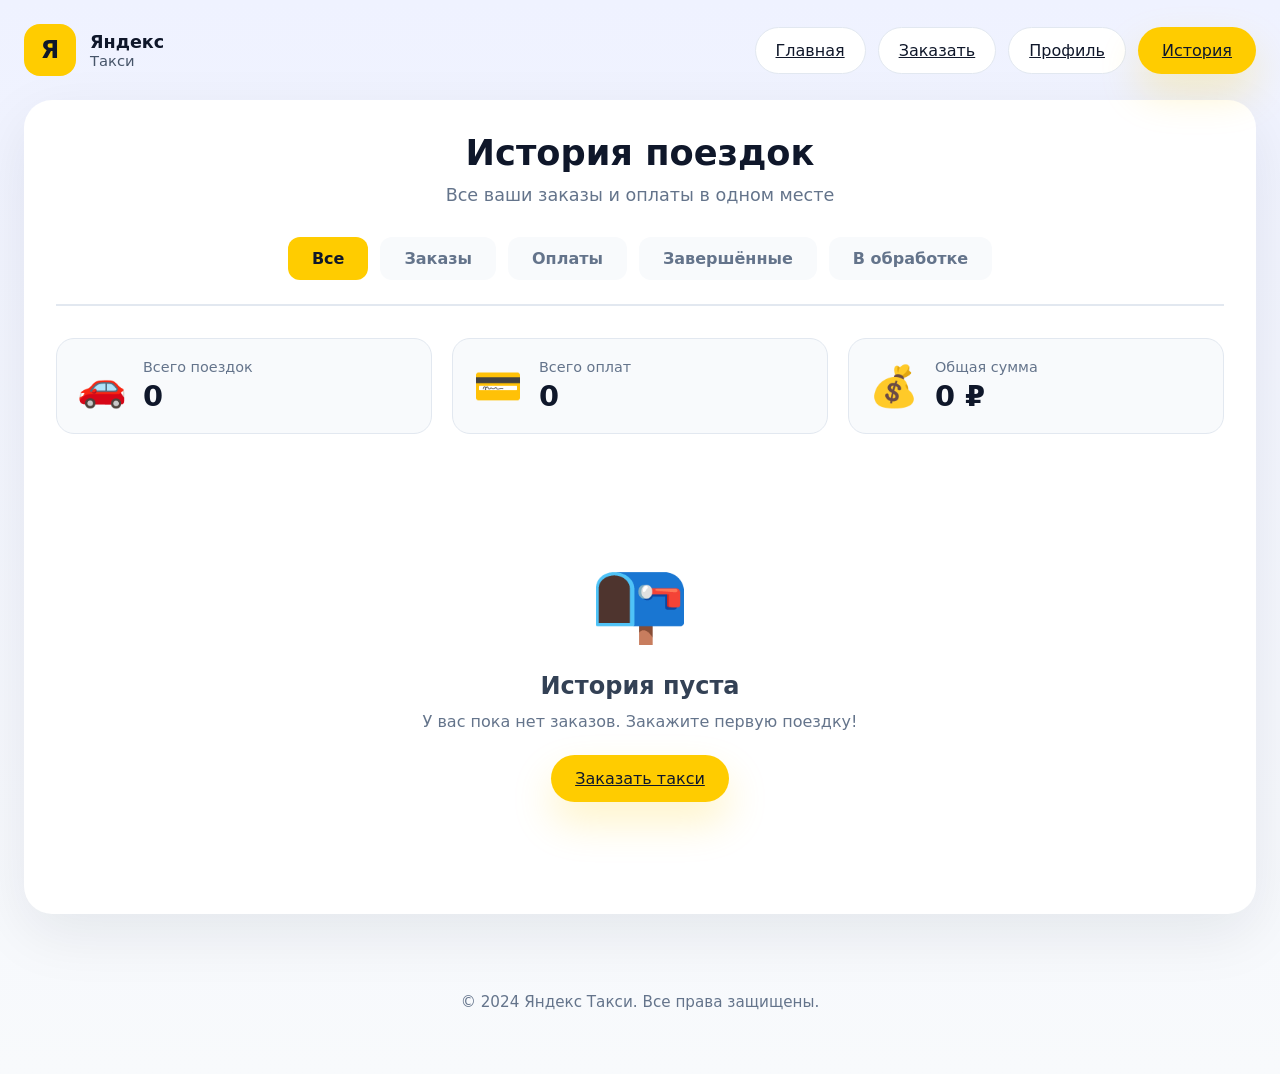
<file: history.html>
<!DOCTYPE html>
<html lang="ru">
<head>
  <meta charset="UTF-8" />
  <meta name="viewport" content="width=device-width, initial-scale=1.0" />
  <title>История - Яндекс Такси</title>
  <link rel="stylesheet" href="styles.css" />
</head>
<body>
  <div class="app-shell">
    <header class="app-header">
      <div class="brand-block">
        <div class="brand-mark">Я</div>
        <div>
          <div class="brand-title">Яндекс</div>
          <div class="brand-subtitle">Такси</div>
        </div>
      </div>
      <nav class="header-nav">
        <a href="home.html" class="btn btn-secondary">Главная</a>
        <a href="index.html" class="btn btn-secondary">Заказать</a>
        <a href="profile.html" class="btn btn-secondary">Профиль</a>
        <a href="history.html" class="btn btn-primary">История</a>
      </nav>
    </header>

    <main class="app-main history-main">
      <section class="history-page-section">
        <div class="history-page-header">
          <h1>История поездок</h1>
          <p class="history-page-subtitle">Все ваши заказы и оплаты в одном месте</p>
        </div>

        <div class="history-filter-tabs">
          <button class="history-filter-tab selected" data-filter="all">Все</button>
          <button class="history-filter-tab" data-filter="orders">Заказы</button>
          <button class="history-filter-tab" data-filter="payments">Оплаты</button>
          <button class="history-filter-tab" data-filter="completed">Завершённые</button>
          <button class="history-filter-tab" data-filter="pending">В обработке</button>
        </div>

        <div class="history-summary">
          <div class="summary-card">
            <span class="summary-icon">🚗</span>
            <div class="summary-info">
              <span class="summary-label">Всего поездок</span>
              <span class="summary-value" id="totalOrders">0</span>
            </div>
          </div>
          <div class="summary-card">
            <span class="summary-icon">💳</span>
            <div class="summary-info">
              <span class="summary-label">Всего оплат</span>
              <span class="summary-value" id="totalPayments">0</span>
            </div>
          </div>
          <div class="summary-card">
            <span class="summary-icon">💰</span>
            <div class="summary-info">
              <span class="summary-label">Общая сумма</span>
              <span class="summary-value" id="totalAmount">0 ₽</span>
            </div>
          </div>
        </div>

        <div class="history-timeline" id="historyTimeline">
          <!-- История будет загружена здесь -->
        </div>

        <div class="history-empty hidden" id="historyEmpty">
          <div class="empty-illustration">📭</div>
          <h3>История пуста</h3>
          <p>У вас пока нет заказов. Закажите первую поездку!</p>
          <a href="index.html" class="btn btn-primary">Заказать такси</a>
        </div>
      </section>
    </main>

    <footer class="app-footer">
      <p>&copy; 2024 Яндекс Такси. Все права защищены.</p>
    </footer>
  </div>

  <div class="modal hidden" id="orderDetailsModal" aria-hidden="true">
    <div class="modal__backdrop" id="detailsBackdrop"></div>
    <div class="modal__panel modal__panel--large">
      <button class="modal__close" id="closeDetails">×</button>
      <h2 id="detailsTitle">Детали заказа</h2>
      <div class="details-content" id="detailsContent">
        <!-- Детали будут загружены здесь -->
      </div>
    </div>
  </div>

  <script src="history.js"></script>
</body>
</html>
</file>
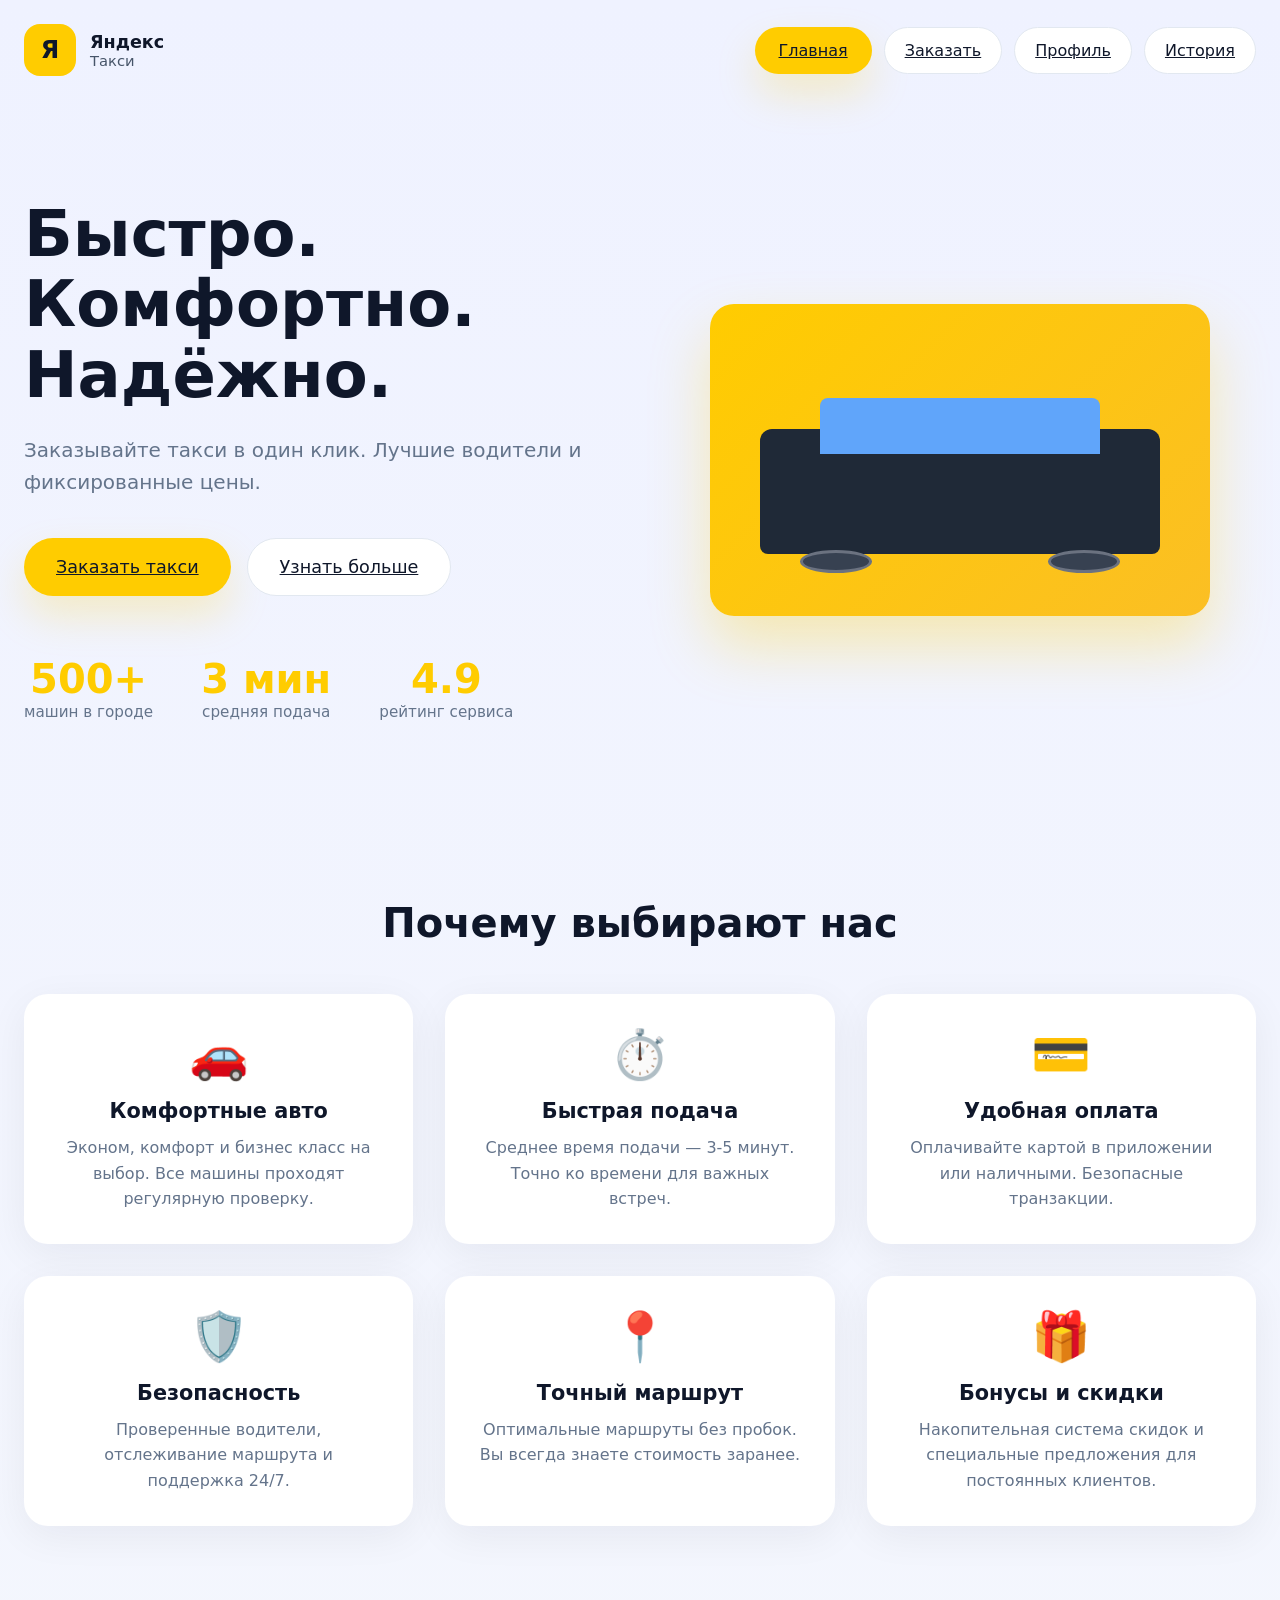
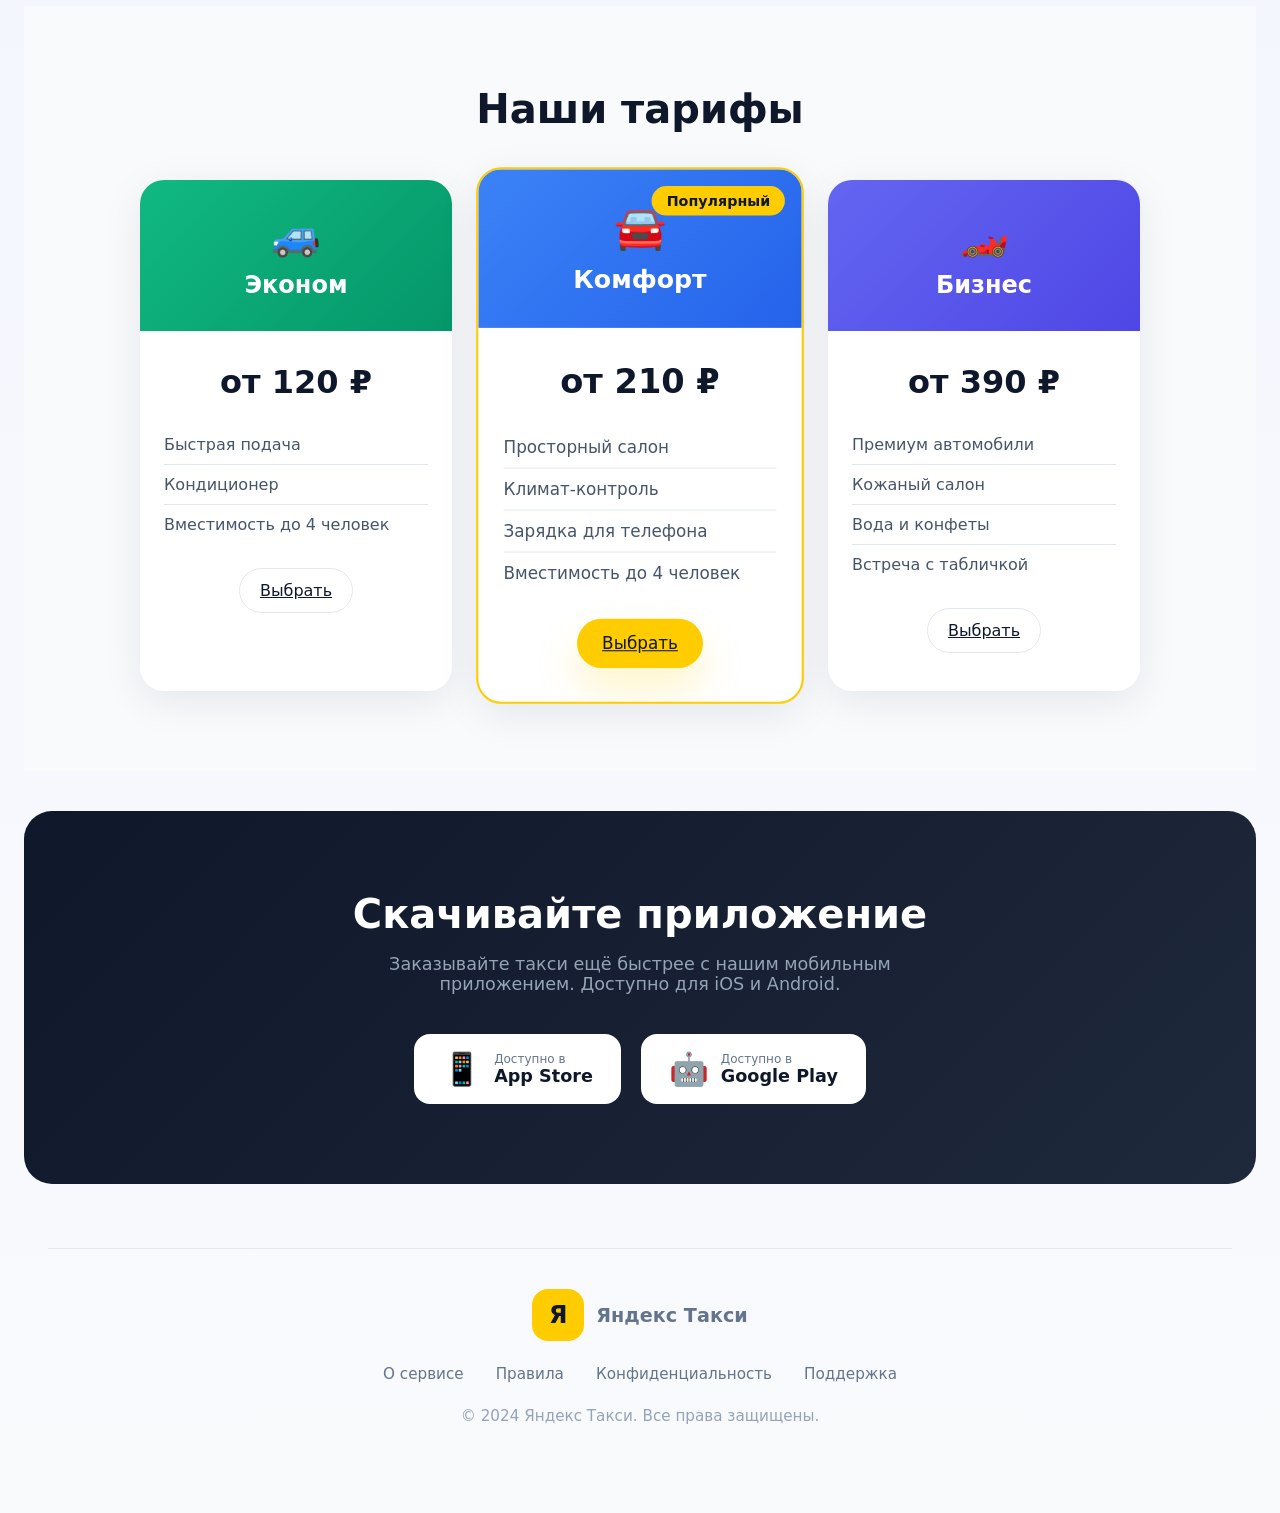
<file: home.html>
<!DOCTYPE html>
<html lang="ru">
<head>
  <meta charset="UTF-8" />
  <meta name="viewport" content="width=device-width, initial-scale=1.0" />
  <title>Яндекс Такси - Главная</title>
  <link rel="stylesheet" href="styles.css" />
</head>
<body>
  <div class="app-shell">
    <header class="app-header">
      <div class="brand-block">
        <div class="brand-mark">Я</div>
        <div>
          <div class="brand-title">Яндекс</div>
          <div class="brand-subtitle">Такси</div>
        </div>
      </div>
      <nav class="header-nav">
        <a href="home.html" class="btn btn-primary">Главная</a>
        <a href="index.html" class="btn btn-secondary">Заказать</a>
        <a href="profile.html" class="btn btn-secondary">Профиль</a>
        <a href="history.html" class="btn btn-secondary">История</a>
      </nav>
    </header>

    <main class="hero-section">
      <div class="hero-content">
        <h1>Быстро. Комфортно. Надёжно.</h1>
        <p class="hero-subtitle">Заказывайте такси в один клик. Лучшие водители и фиксированные цены.</p>
        <div class="hero-buttons">
          <a href="index.html" class="btn btn-primary btn-large">Заказать такси</a>
          <a href="#features" class="btn btn-secondary btn-large">Узнать больше</a>
        </div>
        
        <div class="hero-stats">
          <div class="stat-item">
            <span class="stat-number">500+</span>
            <span class="stat-label">машин в городе</span>
          </div>
          <div class="stat-item">
            <span class="stat-number">3 мин</span>
            <span class="stat-label">средняя подача</span>
          </div>
          <div class="stat-item">
            <span class="stat-number">4.9</span>
            <span class="stat-label">рейтинг сервиса</span>
          </div>
        </div>
      </div>
      
      <div class="hero-image">
        <div class="car-illustration">
          <div class="car-body">
            <div class="car-window"></div>
            <div class="car-wheel front"></div>
            <div class="car-wheel back"></div>
          </div>
        </div>
      </div>
    </main>

    <section id="features" class="features-section">
      <h2>Почему выбирают нас</h2>
      <div class="features-grid">
        <div class="feature-card">
          <div class="feature-icon">🚗</div>
          <h3>Комфортные авто</h3>
          <p>Эконом, комфорт и бизнес класс на выбор. Все машины проходят регулярную проверку.</p>
        </div>
        <div class="feature-card">
          <div class="feature-icon">⏱️</div>
          <h3>Быстрая подача</h3>
          <p>Среднее время подачи — 3-5 минут. Точно ко времени для важных встреч.</p>
        </div>
        <div class="feature-card">
          <div class="feature-icon">💳</div>
          <h3>Удобная оплата</h3>
          <p>Оплачивайте картой в приложении или наличными. Безопасные транзакции.</p>
        </div>
        <div class="feature-card">
          <div class="feature-icon">🛡️</div>
          <h3>Безопасность</h3>
          <p>Проверенные водители, отслеживание маршрута и поддержка 24/7.</p>
        </div>
        <div class="feature-card">
          <div class="feature-icon">📍</div>
          <h3>Точный маршрут</h3>
          <p>Оптимальные маршруты без пробок. Вы всегда знаете стоимость заранее.</p>
        </div>
        <div class="feature-card">
          <div class="feature-icon">🎁</div>
          <h3>Бонусы и скидки</h3>
          <p>Накопительная система скидок и специальные предложения для постоянных клиентов.</p>
        </div>
      </div>
    </section>

    <section class="tariffs-section">
      <h2>Наши тарифы</h2>
      <div class="tariffs-grid">
        <div class="tariff-card">
          <div class="tariff-header tariff-econom">
            <span class="tariff-icon">🚙</span>
            <h3>Эконом</h3>
          </div>
          <div class="tariff-body">
            <p class="tariff-price">от 120 ₽</p>
            <ul class="tariff-features">
              <li>Быстрая подача</li>
              <li>Кондиционер</li>
              <li>Вместимость до 4 человек</li>
            </ul>
            <a href="index.html" class="btn btn-secondary">Выбрать</a>
          </div>
        </div>
        
        <div class="tariff-card tariff-popular">
          <div class="popular-badge">Популярный</div>
          <div class="tariff-header tariff-comfort">
            <span class="tariff-icon">🚘</span>
            <h3>Комфорт</h3>
          </div>
          <div class="tariff-body">
            <p class="tariff-price">от 210 ₽</p>
            <ul class="tariff-features">
              <li>Просторный салон</li>
              <li>Климат-контроль</li>
              <li>Зарядка для телефона</li>
              <li>Вместимость до 4 человек</li>
            </ul>
            <a href="index.html" class="btn btn-primary">Выбрать</a>
          </div>
        </div>
        
        <div class="tariff-card">
          <div class="tariff-header tariff-business">
            <span class="tariff-icon">🏎️</span>
            <h3>Бизнес</h3>
          </div>
          <div class="tariff-body">
            <p class="tariff-price">от 390 ₽</p>
            <ul class="tariff-features">
              <li>Премиум автомобили</li>
              <li>Кожаный салон</li>
              <li>Вода и конфеты</li>
              <li>Встреча с табличкой</li>
            </ul>
            <a href="index.html" class="btn btn-secondary">Выбрать</a>
          </div>
        </div>
      </div>
    </section>

    <section class="app-section">
      <div class="app-content">
        <h2>Скачивайте приложение</h2>
        <p>Заказывайте такси ещё быстрее с нашим мобильным приложением. Доступно для iOS и Android.</p>
        <div class="app-buttons">
          <button class="app-btn">
            <span class="app-btn-icon">📱</span>
            <div class="app-btn-text">
              <small>Доступно в</small>
              <strong>App Store</strong>
            </div>
          </button>
          <button class="app-btn">
            <span class="app-btn-icon">🤖</span>
            <div class="app-btn-text">
              <small>Доступно в</small>
              <strong>Google Play</strong>
            </div>
          </button>
        </div>
      </div>
    </section>

    <footer class="app-footer">
      <div class="footer-content">
        <div class="footer-brand">
          <div class="brand-mark">Я</div>
          <span>Яндекс Такси</span>
        </div>
        <div class="footer-links">
          <a href="#">О сервисе</a>
          <a href="#">Правила</a>
          <a href="#">Конфиденциальность</a>
          <a href="#">Поддержка</a>
        </div>
        <p class="footer-copyright">&copy; 2024 Яндекс Такси. Все права защищены.</p>
      </div>
    </footer>
  </div>

  <style>
    .hero-section {
      display: grid;
      grid-template-columns: 1fr 1fr;
      gap: 48px;
      align-items: center;
      padding: 60px 0;
      min-height: 80vh;
    }

    .hero-content h1 {
      font-size: clamp(2.5rem, 5vw, 4rem);
      margin: 0 0 24px;
      line-height: 1.1;
    }

    .hero-subtitle {
      font-size: 1.25rem;
      color: #64748b;
      margin-bottom: 40px;
      line-height: 1.6;
    }

    .hero-buttons {
      display: flex;
      gap: 16px;
      flex-wrap: wrap;
      margin-bottom: 60px;
    }

    .btn-large {
      padding: 18px 32px;
      font-size: 1.1rem;
    }

    .hero-stats {
      display: flex;
      gap: 48px;
    }

    .stat-item {
      text-align: center;
    }

    .stat-number {
      display: block;
      font-size: 2.5rem;
      font-weight: 700;
      color: #ffcc00;
    }

    .stat-label {
      color: #64748b;
      font-size: 0.95rem;
    }

    .hero-image {
      display: flex;
      justify-content: center;
      align-items: center;
    }

    .car-illustration {
      width: 100%;
      max-width: 500px;
      aspect-ratio: 16/10;
      background: linear-gradient(135deg, #ffcc00 0%, #fbbf24 100%);
      border-radius: 24px;
      position: relative;
      box-shadow: 0 30px 60px rgba(255, 204, 0, 0.3);
    }

    .car-body {
      position: absolute;
      bottom: 20%;
      left: 50%;
      transform: translateX(-50%);
      width: 80%;
      height: 40%;
      background: #1f2937;
      border-radius: 12px 12px 8px 8px;
    }

    .car-window {
      position: absolute;
      top: -25%;
      left: 15%;
      width: 70%;
      height: 45%;
      background: #60a5fa;
      border-radius: 8px 8px 0 0;
    }

    .car-wheel {
      position: absolute;
      bottom: -15%;
      width: 18%;
      height: 18%;
      background: #374151;
      border-radius: 50%;
      border: 3px solid #6b7280;
    }

    .car-wheel.front {
      left: 10%;
    }

    .car-wheel.back {
      right: 10%;
    }

    .features-section {
      padding: 80px 0;
      text-align: center;
    }

    .features-section h2,
    .tariffs-section h2 {
      font-size: 2.5rem;
      margin: 0 0 48px;
    }

    .features-grid {
      display: grid;
      grid-template-columns: repeat(auto-fit, minmax(300px, 1fr));
      gap: 32px;
    }

    .feature-card {
      background: #ffffff;
      padding: 32px;
      border-radius: 24px;
      box-shadow: 0 10px 40px rgba(15, 23, 42, 0.06);
      transition: transform 0.3s ease;
    }

    .feature-card:hover {
      transform: translateY(-8px);
    }

    .feature-icon {
      font-size: 3rem;
      margin-bottom: 16px;
    }

    .feature-card h3 {
      margin: 0 0 12px;
      font-size: 1.3rem;
    }

    .feature-card p {
      color: #64748b;
      line-height: 1.6;
      margin: 0;
    }

    .tariffs-section {
      padding: 80px 0;
      background: #f8fafc;
      text-align: center;
    }

    .tariffs-grid {
      display: grid;
      grid-template-columns: repeat(auto-fit, minmax(280px, 1fr));
      gap: 32px;
      max-width: 1000px;
      margin: 0 auto;
    }

    .tariff-card {
      background: #ffffff;
      border-radius: 24px;
      overflow: hidden;
      box-shadow: 0 10px 40px rgba(15, 23, 42, 0.08);
      position: relative;
    }

    .tariff-popular {
      transform: scale(1.05);
      border: 2px solid #ffcc00;
    }

    .popular-badge {
      position: absolute;
      top: 16px;
      right: 16px;
      background: #ffcc00;
      color: #0f172a;
      padding: 6px 14px;
      border-radius: 999px;
      font-size: 0.85rem;
      font-weight: 700;
    }

    .tariff-header {
      padding: 32px 24px;
      color: #ffffff;
    }

    .tariff-econom {
      background: linear-gradient(135deg, #10b981 0%, #059669 100%);
    }

    .tariff-comfort {
      background: linear-gradient(135deg, #3b82f6 0%, #2563eb 100%);
    }

    .tariff-business {
      background: linear-gradient(135deg, #6366f1 0%, #4f46e5 100%);
    }

    .tariff-icon {
      font-size: 2.5rem;
      display: block;
      margin-bottom: 12px;
    }

    .tariff-header h3 {
      margin: 0;
      font-size: 1.5rem;
    }

    .tariff-body {
      padding: 32px 24px;
    }

    .tariff-price {
      font-size: 2rem;
      font-weight: 700;
      color: #0f172a;
      margin: 0 0 24px;
    }

    .tariff-features {
      list-style: none;
      padding: 0;
      margin: 0 0 24px;
      text-align: left;
    }

    .tariff-features li {
      padding: 10px 0;
      border-bottom: 1px solid #e2e8f0;
      color: #475569;
    }

    .tariff-features li:last-child {
      border-bottom: none;
    }

    .app-section {
      padding: 80px 24px;
      background: linear-gradient(135deg, #0f172a 0%, #1e293b 100%);
      border-radius: 28px;
      margin: 40px 0;
      text-align: center;
      color: #ffffff;
    }

    .app-section h2 {
      font-size: 2.5rem;
      margin: 0 0 16px;
    }

    .app-section p {
      font-size: 1.1rem;
      color: #94a3b8;
      margin-bottom: 40px;
      max-width: 600px;
      margin-left: auto;
      margin-right: auto;
    }

    .app-buttons {
      display: flex;
      justify-content: center;
      gap: 20px;
      flex-wrap: wrap;
    }

    .app-btn {
      display: flex;
      align-items: center;
      gap: 12px;
      padding: 16px 28px;
      background: #ffffff;
      color: #0f172a;
      border: none;
      border-radius: 16px;
      cursor: pointer;
      transition: transform 0.2s ease;
    }

    .app-btn:hover {
      transform: translateY(-3px);
    }

    .app-btn-icon {
      font-size: 2rem;
    }

    .app-btn-text {
      text-align: left;
    }

    .app-btn-text small {
      display: block;
      font-size: 0.75rem;
      color: #64748b;
    }

    .app-btn-text strong {
      font-size: 1.1rem;
    }

    .footer-content {
      display: flex;
      flex-direction: column;
      align-items: center;
      gap: 24px;
      padding: 40px 0;
      border-top: 1px solid #e2e8f0;
    }

    .footer-brand {
      display: flex;
      align-items: center;
      gap: 12px;
      font-size: 1.2rem;
      font-weight: 700;
    }

    .footer-links {
      display: flex;
      gap: 32px;
      flex-wrap: wrap;
      justify-content: center;
    }

    .footer-links a {
      color: #64748b;
      text-decoration: none;
      transition: color 0.2s ease;
    }

    .footer-links a:hover {
      color: #0f172a;
    }

    .footer-copyright {
      color: #94a3b8;
      margin: 0;
    }

    @media (max-width: 960px) {
      .hero-section {
        grid-template-columns: 1fr;
        text-align: center;
      }

      .hero-stats {
        justify-content: center;
      }

      .hero-buttons {
        justify-content: center;
      }

      .hero-image {
        order: -1;
      }

      .tariff-popular {
        transform: none;
      }
    }

    @media (max-width: 640px) {
      .hero-stats {
        flex-direction: column;
        gap: 24px;
      }

      .features-grid,
      .tariffs-grid {
        grid-template-columns: 1fr;
      }
    }
  </style>
</body>
</html>
</file>
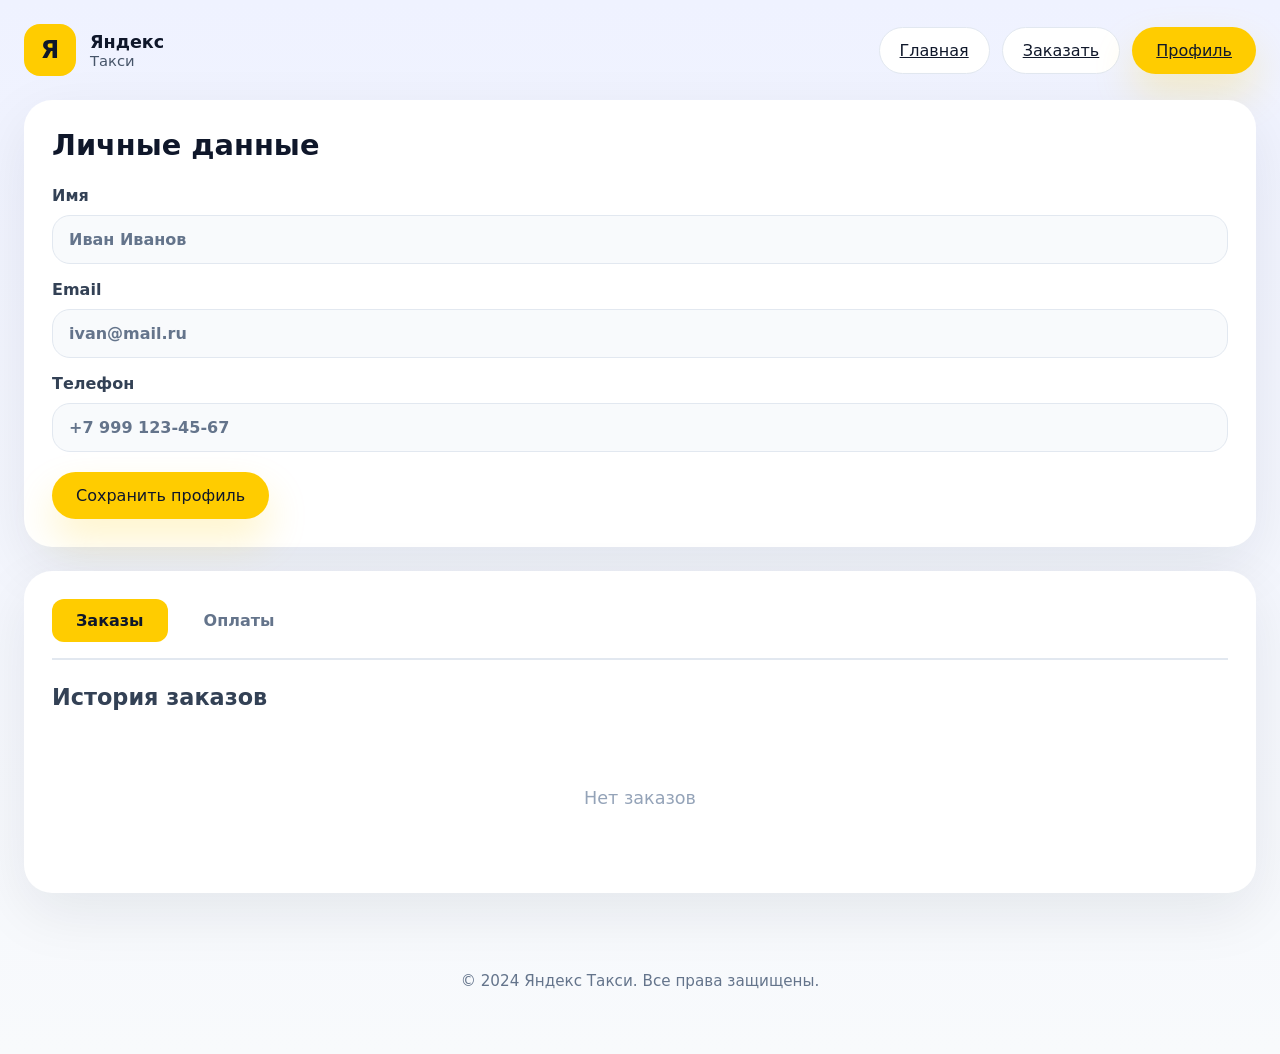
<file: profile.html>
<!DOCTYPE html>
<html lang="ru">
<head>
  <meta charset="UTF-8" />
  <meta name="viewport" content="width=device-width, initial-scale=1.0" />
  <title>Профиль - Яндекс Такси</title>
  <link rel="stylesheet" href="styles.css" />
</head>
<body>
  <div class="app-shell">
    <header class="app-header">
      <div class="brand-block">
        <div class="brand-mark">Я</div>
        <div>
          <div class="brand-title">Яндекс</div>
          <div class="brand-subtitle">Такси</div>
        </div>
      </div>
      <nav class="header-nav">
        <a href="home.html" class="btn btn-secondary">Главная</a>
        <a href="index.html" class="btn btn-secondary">Заказать</a>
        <a href="profile.html" class="btn btn-primary">Профиль</a>
      </nav>
    </header>

    <main class="app-main profile-main">
      <section class="profile-section">
        <div class="profile-card-full">
          <h2>Личные данные</h2>
          <div class="input-grid">
            <label>Имя
              <input type="text" id="profileName" placeholder="Иван Иванов" />
            </label>
            <label>Email
              <input type="email" id="profileEmail" placeholder="ivan@mail.ru" />
            </label>
            <label>Телефон
              <input type="tel" id="profilePhone" placeholder="+7 999 123-45-67" />
            </label>
          </div>
          <button class="btn btn-primary" id="saveProfile">Сохранить профиль</button>
        </div>
      </section>

      <section class="history-section">
        <div class="history-tabs">
          <button class="history-tab selected" data-tab="orders">Заказы</button>
          <button class="history-tab" data-tab="payments">Оплаты</button>
        </div>

        <div class="history-content" id="ordersTab">
          <h3>История заказов</h3>
          <div class="history-list" id="orderHistoryList">
            <p class="empty-message">Нет заказов</p>
          </div>
        </div>

        <div class="history-content hidden" id="paymentsTab">
          <h3>История оплат</h3>
          <div class="history-list" id="paymentHistoryList">
            <p class="empty-message">Нет оплат</p>
          </div>
        </div>
      </section>
    </main>

    <footer class="app-footer">
      <p>&copy; 2024 Яндекс Такси. Все права защищены.</p>
    </footer>
  </div>

  <script src="profile.js"></script>
</body>
</html>
</file>
<file: styles.css>
:root {
  color-scheme: light;
  font-family: 'Inter', system-ui, -apple-system, BlinkMacSystemFont, 'Segoe UI', sans-serif;
  background: #f3f4f6;
  color: #0f172a;
}

* {
  box-sizing: border-box;
}

body {
  margin: 0;
  min-height: 100vh;
  background: linear-gradient(180deg, #eff2ff 0%, #f8fafc 100%);
}

button,
input,
select,
textarea {
  font: inherit;
}

.app-shell {
  max-width: 1320px;
  margin: 0 auto;
  padding: 24px;
}

.app-header {
  display: flex;
  align-items: center;
  justify-content: space-between;
  gap: 16px;
  margin-bottom: 24px;
}

.brand-block {
  display: flex;
  align-items: center;
  gap: 14px;
}

.brand-mark {
  display: grid;
  place-items: center;
  width: 52px;
  height: 52px;
  border-radius: 16px;
  background: #ffcc00;
  color: #0f172a;
  font-weight: 700;
  font-size: 1.5rem;
}

.brand-title {
  font-size: 1.1rem;
  font-weight: 700;
}

.brand-subtitle {
  color: #475569;
  font-size: 0.92rem;
}

.btn {
  display: inline-flex;
  align-items: center;
  justify-content: center;
  gap: 10px;
  border: none;
  border-radius: 999px;
  cursor: pointer;
  transition: transform 0.18s ease, box-shadow 0.18s ease, opacity 0.18s ease;
}

.btn:hover {
  transform: translateY(-1px);
}

.btn-primary {
  padding: 14px 24px;
  background: #ffcc00;
  color: #0f172a;
  box-shadow: 0 20px 40px rgba(255, 204, 0, 0.22);
}

.btn-secondary {
  padding: 12px 20px;
  color: #0f172a;
  background: #ffffff;
  border: 1px solid #e2e8f0;
}

.app-main {
  display: grid;
  grid-template-columns: minmax(320px, 520px) minmax(360px, 1fr);
  gap: 24px;
  align-items: start;
}

.booking-card,
.map-card,
.order-card {
  background: #ffffff;
  border-radius: 28px;
  box-shadow: 0 20px 60px rgba(15, 23, 42, 0.08);
}

.booking-card {
  padding: 28px;
}

.booking-header {
  display: flex;
  align-items: center;
  justify-content: space-between;
  gap: 16px;
  margin-bottom: 18px;
}

.step-label {
  font-size: 0.95rem;
  color: #475569;
  font-weight: 600;
}

.badge {
  display: inline-flex;
  align-items: center;
  gap: 8px;
  padding: 10px 16px;
  border-radius: 999px;
  background: #f8fafc;
  color: #0f172a;
  font-weight: 600;
}

.booking-header h1 {
  margin: 0;
  font-size: clamp(2rem, 3vw, 2.8rem);
}

.booking-text {
  margin: 0 0 24px;
  color: #475569;
  line-height: 1.6;
}

.input-grid {
  display: grid;
  gap: 16px;
  margin-bottom: 20px;
}

.input-grid label {
  display: grid;
  gap: 10px;
  font-weight: 700;
  color: #334155;
}

.input-grid input {
  padding: 14px 16px;
  border-radius: 18px;
  border: 1px solid #e2e8f0;
  background: #f8fafc;
}

.service-tabs {
  display: grid;
  grid-template-columns: repeat(3, 1fr);
  gap: 12px;
  margin-bottom: 20px;
}

.service-btn {
  padding: 16px 14px;
  border: 1px solid #e2e8f0;
  border-radius: 18px;
  background: #f8fafc;
  color: #0f172a;
  font-weight: 700;
  cursor: pointer;
  transition: border-color 0.2s ease, background-color 0.2s ease;
}

.service-btn.selected {
  background: #0f172a;
  color: #ffffff;
  border-color: #0f172a;
}

.info-grid {
  display: grid;
  grid-template-columns: repeat(3, minmax(0, 1fr));
  gap: 14px;
  margin-bottom: 20px;
}

.info-card {
  padding: 18px;
  border-radius: 20px;
  background: #f8fafc;
  text-align: center;
}

.info-card span {
  display: block;
  margin-bottom: 8px;
  color: #64748b;
}

.info-card strong {
  font-size: 1.25rem;
  color: #111827;
}

.payment-row {
  display: grid;
  gap: 14px;
  margin-bottom: 22px;
}

.payment-title {
  font-weight: 700;
  color: #334155;
}

.payment-options {
  display: flex;
  gap: 12px;
  flex-wrap: wrap;
}

.payment-options label {
  display: inline-flex;
  align-items: center;
  gap: 8px;
  padding: 12px 14px;
  border-radius: 18px;
  border: 1px solid #e2e8f0;
  background: #ffffff;
  cursor: pointer;
}

.payment-options input {
  accent-color: #0f172a;
}

.route-preview {
  padding: 18px;
  border-radius: 20px;
  background: #f8fafc;
  margin-bottom: 22px;
}

.route-label {
  display: block;
  margin-bottom: 8px;
  font-weight: 700;
  color: #334155;
}

#routePreview {
  color: #0f172a;
}

.footnote {
  margin: 14px 0 0;
  color: #64748b;
  font-size: 0.95rem;
}

.map-panel {
  display: flex;
  flex-direction: column;
  gap: 24px;
}

.map-card {
  display: grid;
  gap: 22px;
  padding: 24px;
}

.map-status {
  display: flex;
  justify-content: space-between;
  gap: 12px;
  font-weight: 700;
  color: #0f172a;
}

.map-placeholder {
  min-height: 420px;
  border-radius: 28px;
  background: linear-gradient(180deg, #0f172a 0%, #111827 100%);
  display: grid;
  place-items: center;
  color: #e2e8f0;
  position: relative;
  overflow: hidden;
}

#map {
  width: 100%;
  min-height: 420px;
  border-radius: 28px;
}

.map-actions {
  margin-bottom: 16px;
}

.map-placeholder::before {
  content: '';
  position: absolute;
  inset: 0;
  background-image: radial-gradient(circle at top left, rgba(255,255,255,0.14), transparent 22%), radial-gradient(circle at bottom right, rgba(255,255,255,0.1), transparent 18%);
}

.map-placeholder__text {
  position: relative;
  text-transform: uppercase;
  letter-spacing: 0.12em;
  font-size: 0.95rem;
  font-weight: 700;
}

.map-footer {
  display: flex;
  justify-content: space-between;
  gap: 12px;
}

.map-footer div {
  padding: 16px 18px;
  border-radius: 20px;
  background: #f8fafc;
  text-align: center;
}

.map-footer span {
  display: block;
  font-size: 1.2rem;
  font-weight: 700;
}

.map-footer small {
  color: #64748b;
}

.order-card {
  margin-top: 24px;
  padding: 24px;
}

.order-card__header {
  display: flex;
  align-items: center;
  justify-content: space-between;
  gap: 16px;
  margin-bottom: 18px;
}

.order-card__header h2 {
  margin: 0;
}

.status-pill {
  padding: 10px 16px;
  border-radius: 999px;
  background: #fef3c7;
  color: #92400e;
  font-weight: 700;
}

.order-grid {
  display: grid;
  grid-template-columns: 140px 1fr;
  gap: 12px 24px;
  align-items: center;
}

.order-grid div {
  color: #475569;
}

.order-grid strong,
.order-grid span {
  color: #0f172a;
}

.modal {
  position: fixed;
  inset: 0;
  display: flex;
  align-items: center;
  justify-content: center;
  padding: 24px;
  z-index: 50;
}

.modal.hidden {
  display: none;
}

.modal__backdrop {
  position: absolute;
  inset: 0;
  background: rgba(15, 23, 42, 0.66);
  backdrop-filter: blur(6px);
}

.modal__panel {
  position: relative;
  width: min(560px, 100%);
  padding: 28px;
  border-radius: 28px;
  background: #ffffff;
  box-shadow: 0 30px 80px rgba(15, 23, 42, 0.18);
  z-index: 1;
}

.modal__close {
  position: absolute;
  top: 18px;
  right: 18px;
  width: 42px;
  height: 42px;
  border: none;
  border-radius: 50%;
  background: #e2e8f0;
  color: #1f2937;
  font-size: 1.5rem;
  cursor: pointer;
}

.payment-summary,
.confirmation-details {
  background: #f8fafc;
  padding: 18px;
  border-radius: 20px;
  border: 1px solid #e2e8f0;
  color: #0f172a;
}

.payment-summary p,
.confirmation-details p {
  margin: 12px 0;
}

.form {
  display: grid;
  gap: 18px;
  margin-top: 18px;
}

label {
  display: grid;
  gap: 10px;
  font-weight: 600;
  color: #334155;
}

input,
select,
textarea {
  width: 100%;
  padding: 14px 16px;
  border-radius: 18px;
  border: 1px solid #e2e8f0;
  background: #f8fafc;
  color: #0f172a;
}

textarea {
  min-height: 96px;
}

input::placeholder,
textarea::placeholder {
  color: #64748b;
}

input:focus,
select:focus,
textarea:focus {
  outline: 2px solid #6366f1;
  outline-offset: 2px;
}

.row {
  display: grid;
  grid-template-columns: 1fr 1fr;
  gap: 16px;
}

.hidden {
  display: none !important;
}

@media (max-width: 960px) {
  .app-main {
    grid-template-columns: 1fr;
  }
}

.payment-summary p {
  margin: 10px 0;
}

.payment-summary strong {
  font-size: 1.05rem;
}

.payment-result {
  margin-top: 20px;
  padding: 18px;
  border-radius: 18px;
  background: #ecfdf5;
  border: 1px solid #d1fae5;
  color: #166534;
}

.payment-result.hidden {
  display: none;
}

@media (max-width: 720px) {
  .hero {
    padding: 32px 20px;
  }
  .row {
    grid-template-columns: 1fr;
  }
}

.profile-card,
.history-card {
  margin-top: 24px;
  padding: 24px;
  background: white;
  border-radius: 28px;
  box-shadow: 0 20px 60px rgba(15,23,42,.08);
}

.history-item {
  padding: 16px;
  margin-bottom: 12px;
  border-radius: 16px;
  background: #f8fafc;
}

.history-item strong {
  display: block;
  margin-bottom: 8px;
}

/* Profile page styles */
.profile-main {
  display: flex;
  flex-direction: column;
  gap: 24px;
}

.profile-section {
  width: 100%;
}

.profile-card-full {
  background: #ffffff;
  border-radius: 28px;
  padding: 28px;
  box-shadow: 0 20px 60px rgba(15, 23, 42, 0.08);
}

.profile-card-full h2 {
  margin: 0 0 24px;
  font-size: 1.8rem;
}

.history-section {
  width: 100%;
  background: #ffffff;
  border-radius: 28px;
  padding: 28px;
  box-shadow: 0 20px 60px rgba(15, 23, 42, 0.08);
}

.history-tabs {
  display: flex;
  gap: 12px;
  margin-bottom: 24px;
  border-bottom: 2px solid #e2e8f0;
  padding-bottom: 16px;
}

.history-tab {
  padding: 12px 24px;
  border: none;
  border-radius: 12px;
  background: transparent;
  color: #64748b;
  font-weight: 600;
  cursor: pointer;
  transition: all 0.2s ease;
}

.history-tab:hover {
  background: #f8fafc;
  color: #0f172a;
}

.history-tab.selected {
  background: #ffcc00;
  color: #0f172a;
}

.history-content h3 {
  margin: 0 0 20px;
  font-size: 1.4rem;
  color: #334155;
}

.history-list {
  display: flex;
  flex-direction: column;
  gap: 16px;
}

.history-item {
  padding: 20px;
  border-radius: 18px;
  background: #f8fafc;
  border: 1px solid #e2e8f0;
}

.history-item-header {
  display: flex;
  justify-content: space-between;
  align-items: center;
  margin-bottom: 16px;
  padding-bottom: 12px;
  border-bottom: 1px solid #e2e8f0;
}

.history-item-id {
  font-weight: 700;
  color: #0f172a;
  font-size: 1.1rem;
}

.history-item-details {
  display: flex;
  flex-direction: column;
  gap: 10px;
}

.history-item-row {
  display: flex;
  justify-content: space-between;
  align-items: center;
}

.history-item-row .label {
  color: #64748b;
  font-weight: 500;
}

.history-item-row .value {
  color: #0f172a;
  font-weight: 600;
  text-align: right;
}

.history-item-row .value.price {
  color: #16a34a;
  font-size: 1.1rem;
}

.empty-message {
  text-align: center;
  color: #94a3b8;
  padding: 40px 20px;
  font-size: 1.1rem;
}

.status-success {
  background: #dcfce7;
  color: #166534;
}

.status-warning {
  background: #fef3c7;
  color: #92400e;
}

.status-default {
  background: #e2e8f0;
  color: #475569;
}

.header-nav {
  display: flex;
  gap: 12px;
}

.app-footer {
  margin-top: 40px;
  padding: 24px;
  text-align: center;
  color: #64748b;
  font-size: 0.95rem;
}

@media (max-width: 640px) {
  .history-tabs {
    flex-direction: column;
  }
  
  .history-tab {
    width: 100%;
    text-align: center;
  }
  
  .history-item-header {
    flex-direction: column;
    gap: 8px;
    align-items: flex-start;
  }
  
  .history-item-row {
    flex-direction: column;
    align-items: flex-start;
    gap: 4px;
  }
  
  .history-item-row .value {
    text-align: left;
  }
}

/* History page styles */
.history-main {
  display: block;
}

.history-page-section {
  background: #ffffff;
  border-radius: 28px;
  padding: 32px;
  box-shadow: 0 20px 60px rgba(15, 23, 42, 0.08);
  margin-bottom: 24px;
}

.history-page-header {
  text-align: center;
  margin-bottom: 32px;
}

.history-page-header h1 {
  margin: 0 0 12px;
  font-size: 2.2rem;
}

.history-page-subtitle {
  color: #64748b;
  font-size: 1.1rem;
  margin: 0;
}

.history-filter-tabs {
  display: flex;
  gap: 12px;
  flex-wrap: wrap;
  justify-content: center;
  margin-bottom: 32px;
  padding-bottom: 24px;
  border-bottom: 2px solid #e2e8f0;
}

.history-filter-tab {
  padding: 12px 24px;
  border: none;
  border-radius: 12px;
  background: #f8fafc;
  color: #64748b;
  font-weight: 600;
  cursor: pointer;
  transition: all 0.2s ease;
}

.history-filter-tab:hover {
  background: #e2e8f0;
  color: #0f172a;
}

.history-filter-tab.selected {
  background: #ffcc00;
  color: #0f172a;
}

.history-summary {
  display: grid;
  grid-template-columns: repeat(auto-fit, minmax(200px, 1fr));
  gap: 20px;
  margin-bottom: 40px;
}

.summary-card {
  display: flex;
  align-items: center;
  gap: 16px;
  padding: 20px;
  background: #f8fafc;
  border-radius: 18px;
  border: 1px solid #e2e8f0;
}

.summary-icon {
  font-size: 2.5rem;
}

.summary-info {
  display: flex;
  flex-direction: column;
}

.summary-label {
  color: #64748b;
  font-size: 0.9rem;
  margin-bottom: 4px;
}

.summary-value {
  font-size: 1.8rem;
  font-weight: 700;
  color: #0f172a;
}

.history-timeline {
  display: flex;
  flex-direction: column;
  gap: 24px;
}

.history-timeline-item {
  display: flex;
  gap: 20px;
  padding: 24px;
  background: #f8fafc;
  border-radius: 18px;
  border: 1px solid #e2e8f0;
  transition: transform 0.2s ease, box-shadow 0.2s ease;
}

.history-timeline-item:hover {
  transform: translateX(8px);
  box-shadow: 0 10px 30px rgba(15, 23, 42, 0.08);
}

.timeline-marker {
  display: flex;
  flex-direction: column;
  align-items: center;
  gap: 8px;
}

.marker-icon {
  width: 48px;
  height: 48px;
  display: grid;
  place-items: center;
  background: #ffffff;
  border: 2px solid #ffcc00;
  border-radius: 50%;
  font-size: 1.5rem;
}

.timeline-content {
  flex: 1;
  display: flex;
  flex-direction: column;
  gap: 16px;
}

.timeline-header {
  display: flex;
  justify-content: space-between;
  align-items: center;
  flex-wrap: wrap;
  gap: 12px;
}

.timeline-title {
  display: flex;
  align-items: center;
  gap: 12px;
}

.timeline-order-id {
  font-weight: 700;
  font-size: 1.1rem;
  color: #0f172a;
}

.timeline-date {
  color: #64748b;
  font-size: 0.95rem;
}

.timeline-body {
  display: flex;
  flex-direction: column;
  gap: 12px;
}

.timeline-route {
  display: flex;
  align-items: center;
  gap: 12px;
  flex-wrap: wrap;
  color: #475569;
}

.route-arrow {
  color: #ffcc00;
  font-weight: 700;
}

.timeline-details {
  display: flex;
  gap: 20px;
  flex-wrap: wrap;
  align-items: center;
}

.detail-item {
  color: #64748b;
  font-weight: 500;
}

.detail-item.price {
  color: #16a34a;
  font-weight: 700;
  font-size: 1.1rem;
}

.btn-small {
  padding: 10px 20px;
  font-size: 0.9rem;
  align-self: flex-start;
}

.history-empty {
  text-align: center;
  padding: 80px 20px;
}

.empty-illustration {
  font-size: 5rem;
  margin-bottom: 24px;
}

.history-empty h3 {
  margin: 0 0 12px;
  font-size: 1.5rem;
  color: #334155;
}

.history-empty p {
  color: #64748b;
  margin: 0 0 24px;
}

.modal__panel--large {
  width: min(700px, 100%);
}

.details-content {
  margin-top: 24px;
}

.details-grid {
  display: flex;
  flex-direction: column;
  gap: 16px;
}

.detail-row {
  display: flex;
  justify-content: space-between;
  align-items: center;
  padding: 16px;
  background: #f8fafc;
  border-radius: 12px;
}

.detail-row.total {
  background: #eff2ff;
  border: 2px solid #ffcc00;
}

.detail-label {
  color: #64748b;
  font-weight: 600;
}

.detail-value {
  color: #0f172a;
  font-weight: 700;
}

.detail-value.price {
  color: #16a34a;
  font-size: 1.3rem;
}

@media (max-width: 768px) {
  .history-timeline-item {
    flex-direction: column;
  }
  
  .timeline-marker {
    flex-direction: row;
  }
  
  .history-summary {
    grid-template-columns: 1fr;
  }
  
  .timeline-header {
    flex-direction: column;
    align-items: flex-start;
  }
  
  .timeline-details {
    flex-direction: column;
    align-items: flex-start;
    gap: 8px;
  }
}
</file>
